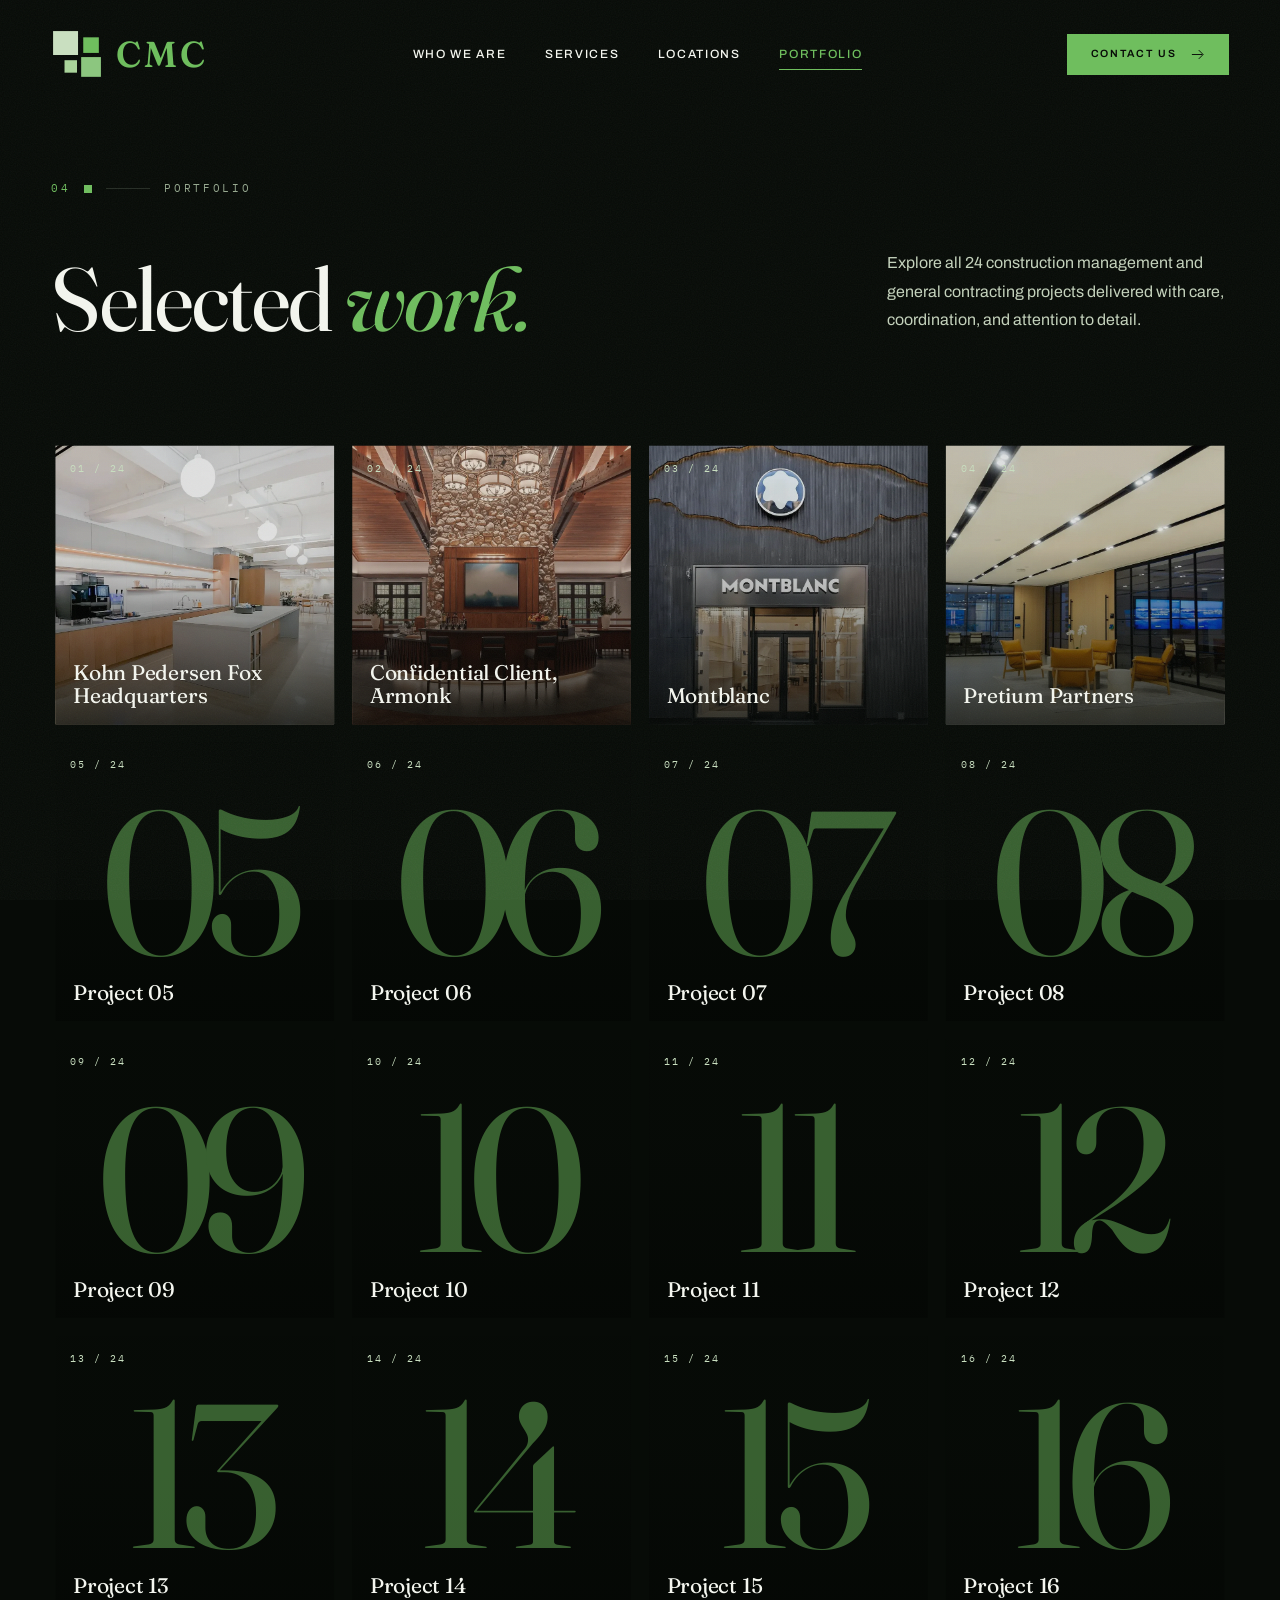
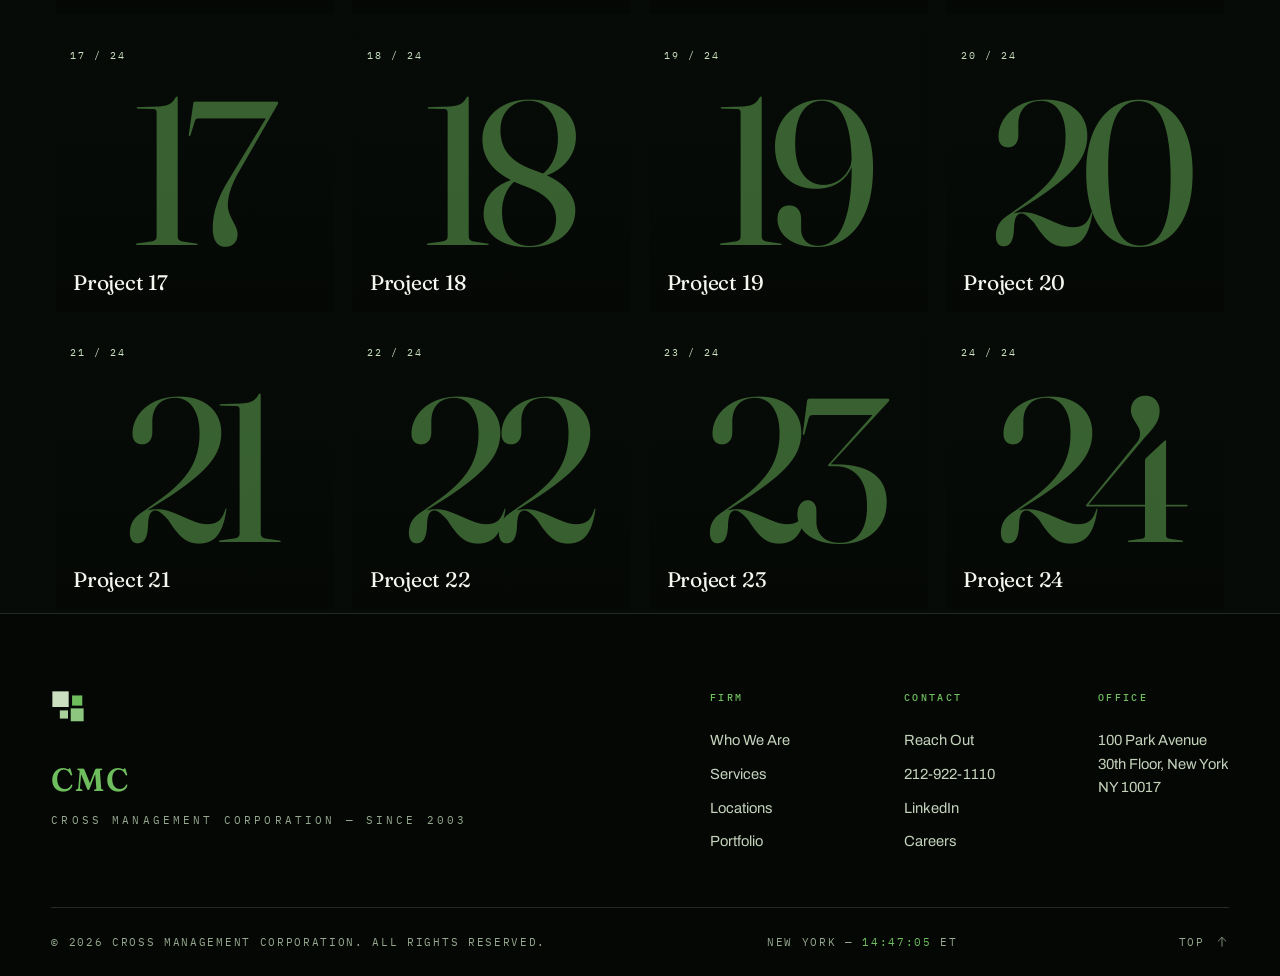
<file: portfolio.html>
<!doctype html>
<html lang="en">
<head>
<meta charset="UTF-8">
<meta name="viewport" content="width=device-width, initial-scale=1.0">
<title>Portfolio — Cross Management Corporation</title>
<meta name="description" content="Explore selected construction management and general contracting projects by Cross Management Corporation.">
<meta name="theme-color" content="#070B07">
<link rel="icon" href="data:image/svg+xml,&lt;svg xmlns=&quot;http://www.w3.org/2000/svg&quot; viewBox=&quot;0 0 100 100&quot;&gt;&lt;rect x=&quot;4&quot; y=&quot;4&quot; width=&quot;48&quot; height=&quot;46&quot; fill=&quot;%23C9DFC0&quot;/&gt;&lt;rect x=&quot;62&quot; y=&quot;16&quot; width=&quot;30&quot; height=&quot;30&quot; fill=&quot;%236FBE5E&quot;/&gt;&lt;rect x=&quot;26&quot; y=&quot;60&quot; width=&quot;24&quot; height=&quot;24&quot; fill=&quot;%23A9D39A&quot;/&gt;&lt;rect x=&quot;58&quot; y=&quot;54&quot; width=&quot;38&quot; height=&quot;38&quot; fill=&quot;%238CC67F&quot;/&gt;&lt;/svg&gt;">
<link rel="preconnect" href="https://fonts.googleapis.com">
<link rel="preconnect" href="https://fonts.gstatic.com" crossorigin="">
<link href="https://fonts.googleapis.com/css2?family=Fraunces:ital,opsz,wght@0,9..144,300..600;1,9..144,300..600&amp;family=Archivo:wght@400;500;600&amp;family=IBM+Plex+Mono:wght@400;500&amp;display=swap" rel="stylesheet">
<link rel="stylesheet" href="assets/css/site.css">
<link rel="stylesheet" href="assets/css/portfolio.css">
</head>
<body>
<header id="siteHeader">
  <div class="wrap header-in">
    <a class="logo" href="index.html#top" aria-label="CMC — Cross Management Corporation, home">
      <svg viewBox="0 0 100 100" aria-hidden="true">
        <rect x="4" y="4" width="48" height="46" fill="#C9DFC0"></rect>
        <rect x="62" y="16" width="30" height="30" fill="#6FBE5E"></rect>
        <rect x="26" y="60" width="24" height="24" fill="#A9D39A"></rect>
        <rect x="58" y="54" width="38" height="38" fill="#8CC67F"></rect>
      </svg>
      <span class="logo-t"><b>CMC</b></span>
    </a>
    <nav class="main" aria-label="Primary">
      <a class="nav-link" href="index.html#firm">Who We Are</a>
      <a class="nav-link" href="index.html#disciplines">Services</a>
      <a class="nav-link" href="index.html#method">Locations</a>
      <a class="nav-link active" href="portfolio.html" aria-current="page">Portfolio</a>
    </nav>
    <div class="header-cta">
      <a class="btn" href="index.html#contact">Contact Us
        <svg viewBox="0 0 24 24" fill="none" stroke="currentColor" stroke-width="1.5"><path d="M3 12h17M14 5l7 7-7 7"></path></svg>
      </a>
      <button id="burger" aria-label="Open menu" aria-expanded="false" aria-controls="mobileMenu" type="button"><span></span><span></span></button>
    </div>
  </div>
</header>

<div id="mobileMenu" role="dialog" aria-modal="true" aria-label="Menu" aria-hidden="true" inert>
  <button id="menuClose" aria-label="Close menu" type="button"></button>
  <a class="mlink" href="index.html#firm">Who We Are<small>01</small></a>
  <a class="mlink" href="index.html#disciplines">Services<small>02</small></a>
  <a class="mlink" href="index.html#method">Locations<small>03</small></a>
  <a class="mlink" href="portfolio.html" aria-current="page">Portfolio<small>04</small></a>
  <a class="mlink" href="index.html#contact">Contact<small>05</small></a>
  <div class="mm-foot">100 Park Avenue, New York · 212-922-1110</div>
</div>

<main id="top">
  <section class="portfolio-intro dark" aria-labelledby="portfolioTitle">
    <div class="wrap">
      <div class="sec-label"><span class="idx">04</span><span class="sq"></span><span class="rule"></span><span>Portfolio</span></div>
      <div class="portfolio-intro-copy">
        <h1 class="portfolio-title" id="portfolioTitle">Selected <em>work.</em></h1>
        <p>Explore all 24 construction management and general contracting projects delivered with care, coordination, and attention to detail.</p>
      </div>
    </div>
  </section>

  <section class="portfolio-work" aria-label="Portfolio projects">
    <div class="wrap">
      <div class="portfolio-grid" id="portfolioGrid"></div>
    </div>
  </section>
</main>

<footer class="site">
  <div class="wrap">
    <div class="foot-top">
      <div class="foot-brand">
        <svg viewBox="0 0 100 100" aria-hidden="true">
          <rect x="4" y="4" width="48" height="46" fill="#C9DFC0"></rect>
          <rect x="62" y="16" width="30" height="30" fill="#6FBE5E"></rect>
          <rect x="26" y="60" width="24" height="24" fill="#A9D39A"></rect>
          <rect x="58" y="54" width="38" height="38" fill="#8CC67F"></rect>
        </svg>
        <b>CMC</b>
        <span>Cross Management Corporation — since 2003</span>
      </div>
      <div class="foot-nav">
        <div class="fc"><h4>Firm</h4>
          <a href="index.html#firm">Who We Are</a><a href="index.html#disciplines">Services</a><a href="index.html#method">Locations</a><a href="portfolio.html">Portfolio</a>
        </div>
        <div class="fc"><h4>Contact</h4>
          <a href="index.html#contact">Reach Out</a><a href="tel:+12129221110">212-922-1110</a><a href="https://www.linkedin.com/company/cross-management-corporation/" target="_blank" rel="noopener">LinkedIn</a><a href="https://www.crossmanagementcorp.com/cmc-careers" target="_blank" rel="noopener">Careers</a>
        </div>
        <div class="fc"><h4>Office</h4>
          <a href="index.html#contact">100 Park Avenue<br>30th Floor, New York<br>NY 10017</a>
        </div>
      </div>
    </div>
    <div class="foot-bot">
      <span>© <span id="year"></span> Cross Management Corporation. All rights reserved.</span>
      <span>NEW YORK — <span id="nycClock">--:--:--</span> ET</span>
      <button id="toTop" type="button">Top
        <svg viewBox="0 0 24 24"><path d="M12 20V4m-7 7l7-7 7 7"></path></svg>
      </button>
    </div>
  </div>
</footer>
<script src="assets/js/portfolio-data.js" defer></script>
<script src="assets/js/page-shell.js" defer></script>
<script src="assets/js/portfolio.js" defer></script>
</body>
</html>
</file>
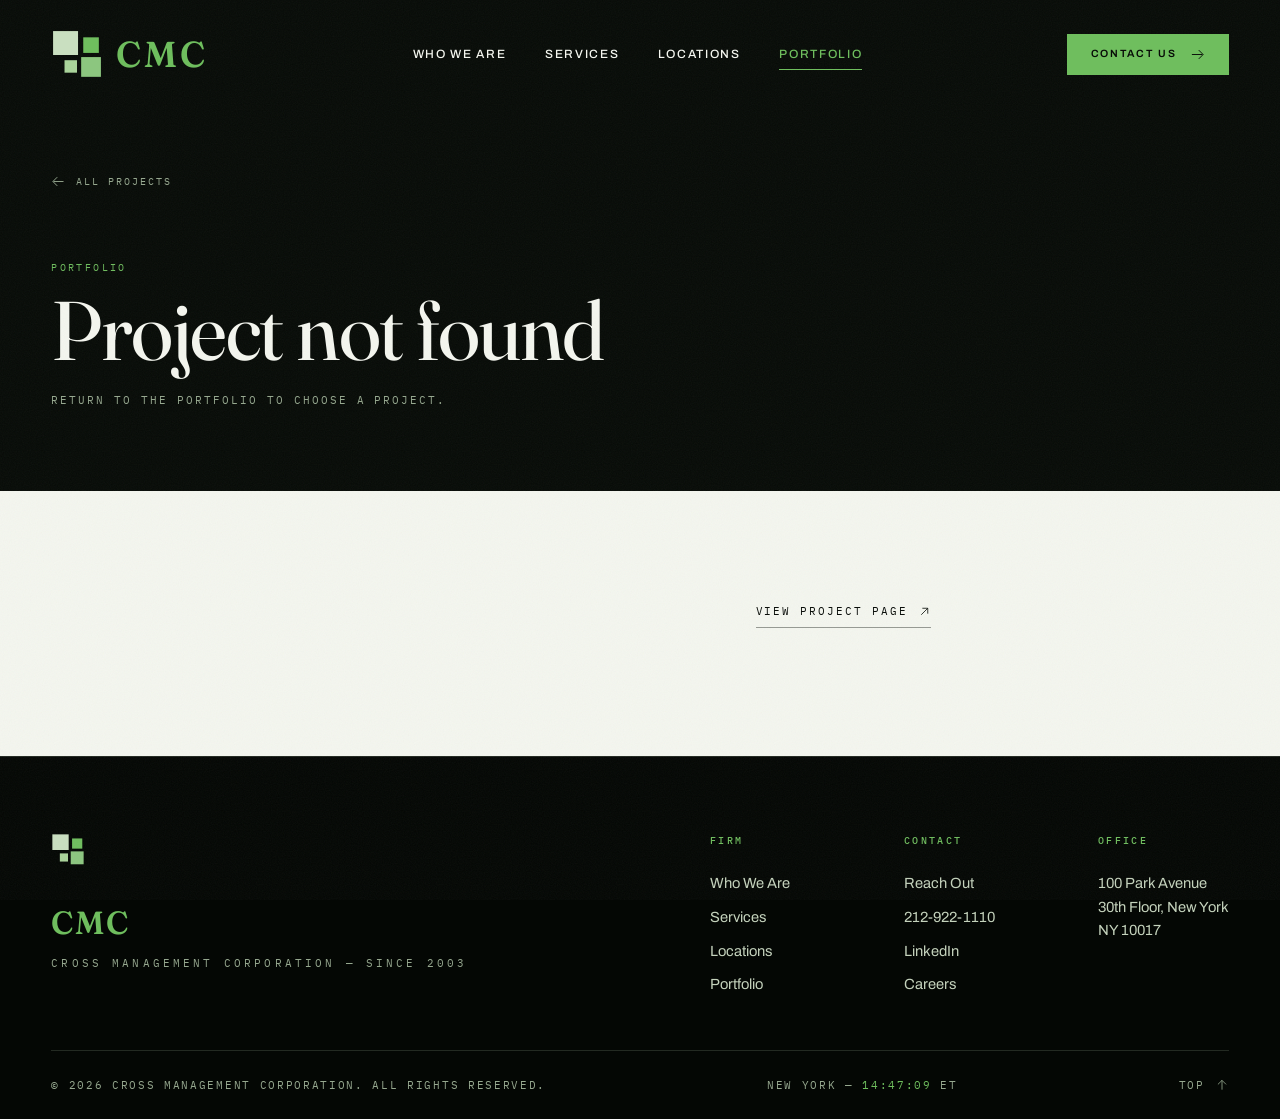
<file: project.html>
<!doctype html>
<html lang="en">
<head>
<meta charset="UTF-8">
<meta name="viewport" content="width=device-width, initial-scale=1.0">
<title>Project — Cross Management Corporation</title>
<meta name="description" content="Project details, photography, and delivery information from Cross Management Corporation.">
<meta name="theme-color" content="#070B07">
<link rel="icon" href="data:image/svg+xml,&lt;svg xmlns=&quot;http://www.w3.org/2000/svg&quot; viewBox=&quot;0 0 100 100&quot;&gt;&lt;rect x=&quot;4&quot; y=&quot;4&quot; width=&quot;48&quot; height=&quot;46&quot; fill=&quot;%23C9DFC0&quot;/&gt;&lt;rect x=&quot;62&quot; y=&quot;16&quot; width=&quot;30&quot; height=&quot;30&quot; fill=&quot;%236FBE5E&quot;/&gt;&lt;rect x=&quot;26&quot; y=&quot;60&quot; width=&quot;24&quot; height=&quot;24&quot; fill=&quot;%23A9D39A&quot;/&gt;&lt;rect x=&quot;58&quot; y=&quot;54&quot; width=&quot;38&quot; height=&quot;38&quot; fill=&quot;%238CC67F&quot;/&gt;&lt;/svg&gt;">
<link rel="preconnect" href="https://fonts.googleapis.com">
<link rel="preconnect" href="https://fonts.gstatic.com" crossorigin="">
<link href="https://fonts.googleapis.com/css2?family=Fraunces:ital,opsz,wght@0,9..144,300..600;1,9..144,300..600&amp;family=Archivo:wght@400;500;600&amp;family=IBM+Plex+Mono:wght@400;500&amp;display=swap" rel="stylesheet">
<link rel="stylesheet" href="assets/css/site.css">
<link rel="stylesheet" href="assets/css/project.css">
</head>
<body>
<header id="siteHeader">
  <div class="wrap header-in">
    <a class="logo" href="index.html#top" aria-label="CMC — Cross Management Corporation, home">
      <svg viewBox="0 0 100 100" aria-hidden="true">
        <rect x="4" y="4" width="48" height="46" fill="#C9DFC0"></rect>
        <rect x="62" y="16" width="30" height="30" fill="#6FBE5E"></rect>
        <rect x="26" y="60" width="24" height="24" fill="#A9D39A"></rect>
        <rect x="58" y="54" width="38" height="38" fill="#8CC67F"></rect>
      </svg>
      <span class="logo-t"><b>CMC</b></span>
    </a>
    <nav class="main" aria-label="Primary">
      <a class="nav-link" href="index.html#firm">Who We Are</a>
      <a class="nav-link" href="index.html#disciplines">Services</a>
      <a class="nav-link" href="index.html#method">Locations</a>
      <a class="nav-link active" href="portfolio.html" aria-current="page">Portfolio</a>
    </nav>
    <div class="header-cta">
      <a class="btn" href="index.html#contact">Contact Us
        <svg viewBox="0 0 24 24" fill="none" stroke="currentColor" stroke-width="1.5"><path d="M3 12h17M14 5l7 7-7 7"></path></svg>
      </a>
      <button id="burger" aria-label="Open menu" aria-expanded="false" aria-controls="mobileMenu" type="button"><span></span><span></span></button>
    </div>
  </div>
</header>

<div id="mobileMenu" role="dialog" aria-modal="true" aria-label="Menu" aria-hidden="true" inert>
  <button id="menuClose" aria-label="Close menu" type="button"></button>
  <a class="mlink" href="index.html#firm">Who We Are<small>01</small></a>
  <a class="mlink" href="index.html#disciplines">Services<small>02</small></a>
  <a class="mlink" href="index.html#method">Locations<small>03</small></a>
  <a class="mlink" href="portfolio.html" aria-current="page">Portfolio<small>04</small></a>
  <a class="mlink" href="index.html#contact">Contact<small>05</small></a>
  <div class="mm-foot">100 Park Avenue, New York · 212-922-1110</div>
</div>

<main id="top">
  <section class="project-intro dark" aria-labelledby="projectName">
    <div class="wrap">
      <a class="project-back" href="portfolio.html">
        <svg viewBox="0 0 24 24" aria-hidden="true"><path d="M20 12H4m6-7l-7 7 7 7"></path></svg>
        All projects
      </a>
      <p class="project-kicker" id="projectKicker">Portfolio project</p>
      <h1 class="project-title" id="projectName">Project</h1>
      <p class="project-location" id="projectLocation"></p>
    </div>
  </section>
  <section class="project-content light" aria-label="Project information and photographs">
    <div class="wrap">
      <div class="project-detail-grid">
        <div class="project-gallery" id="projectGallery" aria-label="Project photographs"></div>
        <div class="project-information">
          <p class="project-description" id="projectDescription"></p>
          <dl class="project-meta" id="projectMeta"></dl>
          <a class="tlink project-external" id="projectExternal" href="#" target="_blank" rel="noopener">View project page
            <svg viewBox="0 0 24 24" fill="none" stroke="currentColor" stroke-width="1.5"><path d="M6 18L18 6M8 6h10v10"></path></svg>
          </a>
        </div>
      </div>
    </div>
  </section>
</main>

<footer class="site">
  <div class="wrap">
    <div class="foot-top">
      <div class="foot-brand">
        <svg viewBox="0 0 100 100" aria-hidden="true">
          <rect x="4" y="4" width="48" height="46" fill="#C9DFC0"></rect>
          <rect x="62" y="16" width="30" height="30" fill="#6FBE5E"></rect>
          <rect x="26" y="60" width="24" height="24" fill="#A9D39A"></rect>
          <rect x="58" y="54" width="38" height="38" fill="#8CC67F"></rect>
        </svg>
        <b>CMC</b>
        <span>Cross Management Corporation — since 2003</span>
      </div>
      <div class="foot-nav">
        <div class="fc"><h4>Firm</h4>
          <a href="index.html#firm">Who We Are</a><a href="index.html#disciplines">Services</a><a href="index.html#method">Locations</a><a href="portfolio.html">Portfolio</a>
        </div>
        <div class="fc"><h4>Contact</h4>
          <a href="index.html#contact">Reach Out</a><a href="tel:+12129221110">212-922-1110</a><a href="https://www.linkedin.com/company/cross-management-corporation/" target="_blank" rel="noopener">LinkedIn</a><a href="https://www.crossmanagementcorp.com/cmc-careers" target="_blank" rel="noopener">Careers</a>
        </div>
        <div class="fc"><h4>Office</h4>
          <a href="index.html#contact">100 Park Avenue<br>30th Floor, New York<br>NY 10017</a>
        </div>
      </div>
    </div>
    <div class="foot-bot">
      <span>© <span id="year"></span> Cross Management Corporation. All rights reserved.</span>
      <span>NEW YORK — <span id="nycClock">--:--:--</span> ET</span>
      <button id="toTop" type="button">Top
        <svg viewBox="0 0 24 24"><path d="M12 20V4m-7 7l7-7 7 7"></path></svg>
      </button>
    </div>
  </div>
</footer>
<script src="assets/js/portfolio-data.js" defer></script>
<script src="assets/js/page-shell.js" defer></script>
<script src="assets/js/project.js" defer></script>
</body>
</html>
</file>
<file: assets/css/site.css>
/* ============================================================
   BRAND TOKENS — sampled from the CMC logo.
   Swap these four green values if the brand files differ.
   ============================================================ */
:root{
  --ink:        #070B07;   /* logo black, faint green cast     */
  --ink-2:      #040704;   /* deeper black (footer)            */
  --paper:      #F4F6EF;   /* warm green-tinted white          */
  --paper-2:    #E9EEE1;
  --pine:       #2E5C2A;   /* deep green — small text on light */
  --green:      #43813C;   /* the "CMC" serif green            */
  --green-b:    #6FBE5E;   /* bright square                    */
  --sage:       #8CC67F;   /* sage square                      */
  --pale:       #A9D39A;   /* pale square                      */
  --mist:       #C9DFC0;   /* light sage square                */
  --line:       rgba(9,17,9,.15);
  --line-s:     rgba(9,17,9,.4);
  --mut:        #57654F;
  --d-line:     rgba(201,223,192,.16);
  --d-mut:      #96A88F;
  --d-body:     #C4D2BC;
  --err:        #B0492E;
  --e:          cubic-bezier(.22,1,.36,1);
  --serif:      "Fraunces", Georgia, serif;
  --sans:       "Archivo", Helvetica, sans-serif;
  --mono:       "IBM Plex Mono", monospace;
}

*{margin:0;padding:0;box-sizing:border-box}
html{scroll-behavior:smooth;scroll-padding-top:80px}
html,body{overflow-x:clip}
body{font-family:var(--sans);background:var(--ink);color:var(--paper);
  font-size:16px;line-height:1.6;-webkit-font-smoothing:antialiased}
::selection{background:var(--green-b);color:var(--ink)}
:focus-visible{outline:2px solid var(--green-b);outline-offset:3px}
img{display:block;max-width:100%}
a{color:inherit;text-decoration:none}
button{font:inherit;color:inherit;background:none;border:none;cursor:pointer}

/* film grain */
body::after{content:"";position:fixed;inset:0;z-index:70;pointer-events:none;opacity:.05;
  background-image:url('data:image/svg+xml;utf8,<svg xmlns="http://www.w3.org/2000/svg" width="180" height="180"><filter id="n"><feTurbulence type="fractalNoise" baseFrequency="0.85" numOctaves="2" stitchTiles="stitch"/></filter><rect width="180" height="180" filter="url(%23n)"/></svg>')}

.wrap{width:min(1240px,92vw);margin-inline:auto}
.section{padding:clamp(90px,12vh,150px) 0}

/* ---------- type helpers ---------- */
.sec-label{display:flex;align-items:center;gap:14px;font-family:var(--mono);
  font-size:11px;letter-spacing:.24em;text-transform:uppercase;color:var(--mut);
  margin-bottom:clamp(2.2rem,4vw,3.6rem)}
.sec-label .idx{color:var(--pine)}
.sec-label .sq{width:8px;height:8px;background:var(--green);flex-shrink:0}
.sec-label .rule{width:44px;height:1px;background:var(--line-s)}
.dark .sec-label{color:var(--d-mut)}
.dark .sec-label .idx{color:var(--green-b)}
.dark .sec-label .sq{background:var(--green-b)}
.dark .sec-label .rule{background:var(--d-line)}
h2.title{font-family:var(--serif);font-weight:420;letter-spacing:-.015em;
  font-size:clamp(2.4rem,4.6vw,4rem);line-height:1.05;color:var(--ink)}
h2.title em{font-style:italic;color:var(--green)}
.dark h2.title{color:var(--paper)}
.dark h2.title em{color:var(--green-b)}

/* ---------- buttons & links ---------- */
.btn{display:inline-flex;align-items:center;gap:14px;padding:1.05rem 2rem;
  font-size:11.5px;font-weight:600;letter-spacing:.16em;text-transform:uppercase;
  background:var(--green-b);color:var(--ink);border:1px solid var(--green-b);
  transition:background .35s var(--e),color .35s var(--e),border-color .35s var(--e)}
.btn svg{width:15px;height:15px;transition:transform .35s var(--e)}
.btn:hover{background:var(--mist);border-color:var(--mist);color:var(--ink)}
.btn:hover svg{transform:translateX(5px)}
.btn.ghost{background:transparent;color:var(--green-b)}
.btn.ghost:hover{background:var(--green-b);border-color:var(--green-b);color:var(--ink)}
.tlink{display:inline-flex;align-items:center;gap:10px;font-family:var(--mono);
  font-size:11px;letter-spacing:.18em;text-transform:uppercase;color:var(--ink);
  padding-bottom:6px;border-bottom:1px solid var(--line-s);transition:color .3s,border-color .3s}
.tlink svg{width:13px;height:13px;transition:transform .3s var(--e)}
.tlink:hover{color:var(--pine);border-color:var(--pine)}
.tlink:hover svg{transform:translate(3px,-3px)}
.dark .tlink,.tlink.on-dark{color:var(--mist);border-color:rgba(201,223,192,.4)}
.dark .tlink:hover,.tlink.on-dark:hover{color:var(--green-b);border-color:var(--green-b)}

/* ---------- reveal system ---------- */
.js-ready [data-reveal]{opacity:0;transform:translateY(30px);
  transition:opacity 1s var(--e) var(--d,0s),transform 1s var(--e) var(--d,0s)}
.js-ready [data-reveal].is-in{opacity:1;transform:none}

/* ============ HEADER ============ */
#siteHeader{position:fixed;inset:0 0 auto 0;z-index:100;height:110px;display:flex;align-items:center;
  border-bottom:1px solid transparent;transition:height .45s var(--e),background .4s,border-color .4s,backdrop-filter .4s}
#siteHeader.scrolled{height:68px;background:rgba(5,8,5,.82);backdrop-filter:blur(14px);border-color:var(--d-line)}
.header-in{display:flex;align-items:center;justify-content:space-between;gap:2rem}
.logo{display:flex;align-items:center;gap:13px}
.logo svg{width:52px;height:52px;flex-shrink:0;transition:width .45s var(--e),height .45s var(--e)}
.logo svg rect{transform-box:fill-box;transform-origin:center}
.logo-t{line-height:1.2}
.logo-t b{display:block;font-family:var(--serif);font-weight:600;font-size:36px;
  letter-spacing:.08em;color:var(--green-b);transition:font-size .45s var(--e)}
#siteHeader.scrolled .logo svg{width:27px;height:27px}
#siteHeader.scrolled .logo-t b{font-size:19px}
@keyframes logo-square-pulse{
  0%,100%{transform:scale(1);filter:brightness(1)}
  50%{transform:scale(.82);filter:brightness(1.18)}
}
@media(hover:hover) and (pointer:fine){
  .logo:hover svg rect{animation:logo-square-pulse .7s linear both}
  .logo:hover svg rect:nth-child(2){animation-delay:.08s}
  .logo:hover svg rect:nth-child(3){animation-delay:.16s}
  .logo:hover svg rect:nth-child(4){animation-delay:.24s}
}
nav.main{display:flex;gap:2.4rem}
nav.main a{position:relative;font-size:12px;letter-spacing:.14em;text-transform:uppercase;
  font-weight:500;padding:6px 0;color:var(--paper)}
nav.main a::after{content:"";position:absolute;left:0;bottom:0;width:100%;height:1px;
  background:var(--green-b);transform:scaleX(0);transform-origin:right;transition:transform .4s var(--e)}
nav.main a:hover::after,nav.main a.active::after{transform:scaleX(1);transform-origin:left}
nav.main a.active{color:var(--green-b)}
.header-cta{display:flex;align-items:center;gap:1.8rem}
.header-cta .portal{font-family:var(--mono);font-size:11px;letter-spacing:.16em;
  text-transform:uppercase;color:var(--d-mut);transition:color .3s}
.header-cta .portal:hover{color:var(--green-b)}
.header-cta .btn{padding:.7rem 1.4rem;font-size:10.5px}
#burger{display:none;width:40px;height:40px;position:relative}
#burger span{position:absolute;left:8px;right:8px;height:1.5px;background:var(--paper);transition:.35s var(--e)}
#burger span:nth-child(1){top:15px}#burger span:nth-child(2){top:24px}

#mobileMenu{position:fixed;inset:0;z-index:120;background:var(--ink);display:flex;
  flex-direction:column;padding:2rem 8vw 3rem;opacity:0;visibility:hidden;pointer-events:none;transition:opacity .45s var(--e),visibility 0s linear .45s}
#mobileMenu.open{opacity:1;visibility:visible;pointer-events:auto;transition-delay:0s}
#menuClose{align-self:flex-end;width:44px;height:44px;position:relative;margin-bottom:4vh}
#menuClose::before,#menuClose::after{content:"";position:absolute;top:50%;left:8px;right:8px;height:1.5px;background:var(--paper)}
#menuClose::before{transform:rotate(45deg)}#menuClose::after{transform:rotate(-45deg)}
#mobileMenu a.mlink{font-family:var(--serif);font-size:clamp(2.2rem,8vw,3.4rem);font-weight:380;
  padding:1.1rem 0;border-bottom:1px solid var(--d-line);display:flex;justify-content:space-between;
  align-items:baseline;opacity:0;transform:translateY(24px);transition:.6s var(--e);color:var(--paper)}
#mobileMenu a.mlink small{font-family:var(--mono);font-size:11px;color:var(--green-b);letter-spacing:.2em}
#mobileMenu.open a.mlink{opacity:1;transform:none}
#mobileMenu.open a.mlink:nth-child(2){transition-delay:.08s}
#mobileMenu.open a.mlink:nth-child(3){transition-delay:.16s}
#mobileMenu.open a.mlink:nth-child(4){transition-delay:.24s}
#mobileMenu.open a.mlink:nth-child(5){transition-delay:.32s}
#mobileMenu.open a.mlink:nth-child(6){transition-delay:.4s}
.mm-foot{margin-top:auto;font-family:var(--mono);font-size:11px;letter-spacing:.18em;color:var(--d-mut);text-transform:uppercase}

/* ============ HERO ============ */
.hero{position:relative;min-height:100svh;display:flex;flex-direction:column;overflow:hidden;
  background:var(--ink)}
#heroCanvas{position:absolute;inset:0;z-index:0}
.hero-in{position:relative;z-index:1;flex:1;display:flex;flex-direction:column;justify-content:center;
  transform:translateY(-clamp(1.5rem,5vh,4rem))}
.hero-eyebrow{font-family:var(--mono);font-size:11px;letter-spacing:.3em;text-transform:uppercase;
  color:var(--green-b);display:block;margin-bottom:4rem}
h1{font-family:var(--serif);font-weight:430;letter-spacing:-.018em;line-height:.99;
  font-size:clamp(3rem,8.8vw,8.5rem);max-width:20ch;color:var(--paper)}
h1 em{font-style:italic;color:var(--green-b)}
.mask{display:block;overflow:hidden}
.mask>span{display:block;transform:translateY(112%);transition:transform 1.1s var(--e)}
body.loaded .mask>span{transform:none}
.hero-ctas{display:flex;align-items:center;gap:2.6rem;margin-top:4rem;flex-wrap:wrap}
.hero-side{position:absolute;right:calc(50% - 50vw + 26px);top:50%;
  writing-mode:vertical-rl;text-orientation:upright;transform:translateY(-50%);
  font-family:var(--mono);font-size:10px;letter-spacing:.34em;
  text-transform:uppercase;color:var(--paper);z-index:1}
.hero-strip{position:relative;z-index:1;border-top:1px solid var(--d-line);display:grid;
  grid-template-columns:1fr auto 1fr;align-items:center;gap:1rem;padding:1.1rem 0;
  font-family:var(--mono);font-size:10.5px;letter-spacing:.16em;text-transform:uppercase;color:var(--d-mut)}
.scroll-cue{grid-column:2;justify-self:center;display:flex;align-items:center;gap:12px}
.scroll-cue .line{width:1px;height:26px;background:var(--d-line);overflow:hidden;position:relative}
.scroll-cue .line::after{content:"";position:absolute;inset:0;background:var(--green-b);animation:cue 2.2s var(--e) infinite}
@keyframes cue{0%{transform:translateY(-100%)}55%{transform:translateY(0)}100%{transform:translateY(100%)}}
.hero .fade{opacity:0;transform:translateY(22px);transition:opacity 1s var(--e) var(--d,0s),transform 1s var(--e) var(--d,0s)}
body.loaded .hero .fade{opacity:1;transform:none}

/* ============ MARQUEE ============ */
.marquee{background:var(--green);color:var(--paper);overflow:hidden;padding:15px 0}
.mq-track{display:flex;width:max-content;animation:mq 34s linear infinite}
.marquee:hover .mq-track{animation-play-state:paused}
.mq-track span{display:flex;align-items:center;gap:2.4rem;padding-right:2.4rem;
  font-family:var(--mono);font-size:11.5px;letter-spacing:.26em;text-transform:uppercase;white-space:nowrap}
.msq{width:9px;height:9px;flex-shrink:0;display:inline-block}
@keyframes mq{to{transform:translateX(-50%)}}

/* ============ FIRM (light) ============ */
.light{background:var(--paper);color:var(--ink)}
.firm-grid{display:grid;grid-template-columns:5fr 7fr;gap:clamp(3rem,6vw,7rem)}
.firm-left{position:sticky;top:120px;align-self:start}
.firm-left .est{margin-top:2.2rem;font-family:var(--mono);font-size:11px;letter-spacing:.2em;
  text-transform:uppercase;color:var(--mut);line-height:2.1}
.firm-left .est b{color:var(--pine);font-weight:500}
.lede{font-family:var(--serif);font-weight:400;font-size:clamp(1.5rem,2.5vw,2.05rem);
  line-height:1.4;letter-spacing:-.01em;margin-bottom:2.2rem;color:var(--ink)}
.lede em{font-style:italic;color:var(--green)}
.firm-body p{color:var(--mut);max-width:60ch;margin-bottom:1.3rem}
.principles{margin-top:3.4rem;border-top:1px solid var(--line)}
.principle{display:grid;grid-template-columns:74px 1fr;gap:1.5rem;padding:1.7rem 0;border-bottom:1px solid var(--line)}
.principle .rn{font-family:var(--serif);font-style:italic;font-size:1.5rem;color:var(--green)}
.principle b{display:block;font-weight:600;font-size:.82rem;letter-spacing:.2em;text-transform:uppercase;margin-bottom:.35rem}
.principle p{color:var(--mut);font-size:.95rem;max-width:48ch}

/* ============ STATS (dark band) ============ */
.stats{background:var(--ink);border-top:1px solid var(--d-line);border-bottom:1px solid var(--d-line)}
.stats-grid{display:grid;grid-template-columns:repeat(4,1fr)}
.stat{padding:clamp(2.4rem,4vw,4rem) clamp(1.4rem,3vw,3rem);border-left:1px solid var(--d-line)}
.stat:first-child{border-left:none}
.stat .v{font-family:var(--serif);font-weight:380;font-size:clamp(2.6rem,4.4vw,4.2rem);
  line-height:1;letter-spacing:-.02em;color:var(--paper)}
.stat .v .sfx{color:var(--green-b);font-size:.55em;font-style:italic;margin-left:2px}
.stat .l{margin-top:1rem;font-family:var(--mono);font-size:10.5px;letter-spacing:.2em;
  text-transform:uppercase;color:var(--d-mut);line-height:1.9}
/* small green squares accent per stat */
.stat{position:relative}
.stat::after{content:"";position:absolute;top:clamp(1.4rem,2.4vw,2.2rem);right:clamp(1.4rem,3vw,3rem);
  width:7px;height:7px;background:var(--sc,var(--green-b));opacity:.7}

/* ============ DISCIPLINES (light) ============ */
.disc-list{border-top:1px solid var(--line)}
.disc-row{position:relative;z-index:0;border-bottom:1px solid var(--line)}
.disc-head{position:relative;display:grid;grid-template-columns:96px 1fr 44px;align-items:center;
  gap:1rem;width:100%;text-align:left;padding:2.1rem 1.4rem;isolation:isolate}
.disc-head::before{content:"";position:absolute;top:0;bottom:0;left:50%;width:100vw;z-index:-1;
  background:var(--sw,var(--green));transform:translateX(-50%) scaleY(0);transform-origin:top;
  transition:transform .45s var(--e)}
.disc-head:hover::before,.disc-row.open .disc-head::before{transform:translateX(-50%) scaleY(1)}
.disc-idx{display:flex;align-items:center;gap:12px;font-family:var(--mono);font-size:12px;
  letter-spacing:.2em;color:var(--pine);transition:color .3s}
.disc-idx i{width:10px;height:10px;background:var(--sw,var(--green));flex-shrink:0}
.disc-name{font-family:var(--serif);font-weight:400;font-size:clamp(1.6rem,3.2vw,2.8rem);
  letter-spacing:-.01em;color:var(--ink);transition:color .3s,transform .45s var(--e)}
.disc-tog{width:30px;height:30px;justify-self:end}
.disc-tog svg{width:100%;height:100%;stroke:var(--ink);stroke-width:1.4;fill:none;transition:transform .5s var(--e)}
.disc-head:hover .disc-name,.disc-row.open .disc-name{transform:translateX(10px)}
.disc-row.open .disc-tog svg{transform:rotate(45deg)}
.disc-body{display:grid;grid-template-rows:0fr;transition:grid-template-rows .7s var(--e)}
.disc-row.open .disc-body{grid-template-rows:1fr}
.disc-body-in{overflow:hidden}
.disc-cols{display:grid;grid-template-columns:1.1fr .9fr;gap:clamp(2rem,4vw,4.5rem);
  padding:0 1.4rem 2.8rem calc(96px + 1.4rem)}
.disc-cols p{color:var(--mut);max-width:52ch}
.caps{list-style:none;margin-top:1.6rem}
.caps li{display:flex;gap:12px;align-items:baseline;padding:.65rem 0;border-bottom:1px solid var(--line);
  font-size:.92rem;font-weight:500;letter-spacing:.02em;color:var(--ink)}
.caps li::before{content:"";width:7px;height:7px;background:var(--sw,var(--green));flex-shrink:0;
  transform:translateY(-1px)}
.disc-img{aspect-ratio:16/10;overflow:hidden;background:var(--paper-2)}
.disc-img img{width:100%;height:100%;object-fit:cover}
#discFloat{position:fixed;z-index:60;width:290px;aspect-ratio:4/3;pointer-events:none;
  opacity:0;transition:opacity .35s var(--e);overflow:hidden;box-shadow:0 30px 60px rgba(4,7,4,.4)}
#discFloat img{width:100%;height:100%;object-fit:cover}
#discFloat.on{opacity:1}

.more{display:grid;grid-template-rows:0fr;transition:grid-template-rows .6s var(--e)}
.disc-row.more-open .more{grid-template-rows:1fr}
.more>div{overflow:hidden}
.more p{margin-top:1.1rem}
.more p:last-child{margin-bottom:.4rem}
.more-btn{margin-top:1.8rem}
.disc-row.more-open .more-btn svg{transform:rotate(180deg)}
/* ============ METHOD — the CMC module (dark) ============ */
.method-grid{display:grid;grid-template-columns:1fr 1fr;gap:clamp(3rem,6vw,7rem);align-items:start}
.phase{border-bottom:1px solid var(--d-line)}
.phase-btn{display:grid;grid-template-columns:64px 1fr 26px;gap:1.2rem;width:100%;text-align:left;
  padding:1.7rem 0;align-items:baseline}
.phase-btn .pidx{font-family:var(--mono);font-size:12px;letter-spacing:.2em;color:var(--d-mut);transition:color .3s}
.phase-btn .pname{font-family:var(--serif);font-weight:400;font-size:clamp(1.4rem,2.2vw,1.9rem);
  color:var(--d-mut);transition:color .3s}
.phase-btn .pmark{width:9px;height:9px;background:var(--pc,var(--d-line));align-self:center;
  opacity:.4;transition:opacity .3s,background .3s}
.phase.active .phase-btn .pname{color:var(--paper)}
.phase.active .phase-btn .pidx{color:var(--green-b)}
.phase.active .phase-btn .pmark{opacity:1;background:var(--pc,var(--green-b))}
.phase-desc{display:grid;grid-template-rows:0fr;transition:grid-template-rows .6s var(--e)}
.phase.active .phase-desc{grid-template-rows:1fr}
.phase-desc>div{overflow:hidden}
.phase-desc p{color:var(--d-body);padding:0 0 1.8rem calc(64px + 1.2rem);max-width:52ch;font-size:.96rem}

.cluster-wrap{position:sticky;top:120px;display:flex;flex-direction:column;align-items:center;gap:1.8rem}
.cluster{position:relative;width:min(470px,82vw);aspect-ratio:1}
.cluster-ghost{position:absolute;inset:0;display:grid;place-items:center;pointer-events:none;
  font-family:var(--serif);font-weight:600;font-size:clamp(110px,26vw,190px);letter-spacing:.02em;
  color:rgba(201,223,192,.045);user-select:none}
.csq{position:absolute;border:none;padding:clamp(10px,1.6vw,16px);display:flex;flex-direction:column;
  justify-content:space-between;align-items:flex-start;text-align:left;background:var(--c);
  opacity:.26;transition:opacity .5s var(--e),transform .6s var(--e),box-shadow .6s var(--e);border-radius:2px}
.csq .n{font-family:var(--mono);font-size:11px;letter-spacing:.2em;color:rgba(7,11,7,.55)}
.csq .t{font-family:var(--serif);font-weight:480;font-size:clamp(1.05rem,1.7vw,1.4rem);
  color:var(--ink);opacity:0;transform:translateY(8px);transition:opacity .45s var(--e),transform .45s var(--e)}
.csq.active{opacity:1;transform:scale(1.03);z-index:2;box-shadow:0 26px 60px rgba(0,0,0,.5)}
.csq.active .t{opacity:1;transform:none}
.csq-sm .t{font-size:.85rem}
.cluster-cap{font-family:var(--mono);font-size:10.5px;letter-spacing:.22em;text-transform:uppercase;color:var(--d-mut)}
.cluster-cap b{color:var(--green-b);font-weight:500}

/* ============ PORTFOLIO (light) ============ */
.folio-head{display:flex;justify-content:space-between;align-items:end;gap:2rem;
  margin-bottom:clamp(3rem,5vw,5rem);flex-wrap:wrap}
.folio-head .note{font-family:var(--mono);font-size:11px;letter-spacing:.14em;text-transform:uppercase;
  color:var(--mut);max-width:34ch;text-align:right;line-height:2}
.folio{display:grid;grid-template-columns:1.05fr .95fr;gap:clamp(1.6rem,3vw,3rem)}
.folio-col{display:flex;flex-direction:column;gap:clamp(3rem,6vw,6rem)}
.folio-col:last-child{padding-top:clamp(4rem,9vw,8rem)}
.folio-item{cursor:pointer;display:block}
.folio-item .frame{overflow:hidden;background:var(--paper-2)}
.folio-item img{width:100%;height:100%;object-fit:cover;transition:transform 1.1s var(--e)}
.folio-item:hover img{transform:scale(1.05)}
.f-1{aspect-ratio:4/5}.f-2{aspect-ratio:3/2}.f-3{aspect-ratio:4/3}.f-4{aspect-ratio:1/1}
.folio-cap{display:flex;justify-content:space-between;align-items:baseline;gap:1rem;
  margin-top:1.2rem;padding-top:1rem;border-top:1px solid var(--line)}
.folio-cap h3{font-family:var(--serif);font-weight:420;font-size:1.5rem;letter-spacing:-.01em;color:var(--ink)}
.folio-cap .fmeta{font-family:var(--mono);font-size:10.5px;letter-spacing:.14em;text-transform:uppercase;
  color:var(--mut);text-align:right;line-height:1.9}
.folio-cap .fmeta .co{color:var(--pine)}

/* ============ QUOTES (light) ============ */
.quotes{border-top:1px solid var(--line)}
.q-stage{position:relative;min-height:300px}
.quote{position:absolute;inset:0;opacity:0;transform:translateY(18px);pointer-events:none;
  transition:opacity .8s var(--e),transform .8s var(--e)}
.quote.active{opacity:1;transform:none;pointer-events:auto}
.quote p{font-family:var(--serif);font-style:italic;font-weight:380;font-size:clamp(1.5rem,3vw,2.35rem);
  line-height:1.42;letter-spacing:-.01em;max-width:26ch;color:var(--ink)}
.quote p::before{content:"“ ";color:var(--green)}
.quote footer{margin-top:2rem;font-family:var(--mono);font-size:11px;letter-spacing:.2em;
  text-transform:uppercase;color:var(--mut)}
.quote footer b{color:var(--pine);font-weight:500}
.q-ctrl{display:flex;align-items:center;gap:1.4rem;margin-top:3rem}
.q-btn{width:52px;height:52px;border:1px solid var(--line-s);display:grid;place-items:center;transition:.35s var(--e)}
.q-btn svg{width:17px;height:17px;stroke:var(--ink);stroke-width:1.4;fill:none}
.q-btn:hover{background:var(--green);border-color:var(--green)}
.q-btn:hover svg{stroke:var(--paper)}
#qIdx{font-family:var(--mono);font-size:11px;letter-spacing:.24em;color:var(--mut)}

.q-stage{display:grid;min-height:0}
.cslide{grid-area:1/1;display:grid;grid-template-columns:repeat(3,1fr);border-top:1px solid var(--line);
  border-left:1px solid var(--line);opacity:0;transform:translateY(18px);pointer-events:none;
  transition:opacity .8s var(--e),transform .8s var(--e)}
.cslide.active{opacity:1;transform:none;pointer-events:auto}
.ctile{height:150px;display:grid;place-items:center;padding:1.2rem 1.6rem;background:var(--paper);
  border-right:1px solid var(--line);border-bottom:1px solid var(--line);transition:background .35s var(--e)}
.ctile:hover{background:var(--paper-2)}
.ctile img{max-width:74%;max-height:66px;width:auto;height:auto;object-fit:contain;mix-blend-mode:multiply}
@media(max-width:820px){.cslide{grid-template-columns:repeat(2,1fr)}.ctile{height:120px}}
/* ============ CONTACT (dark) ============ */
.contact-grid{display:grid;grid-template-columns:7fr 5fr;gap:clamp(3rem,7vw,8rem)}
.field{position:relative;margin-bottom:1.9rem}
.field label{display:block;font-family:var(--mono);font-size:10px;letter-spacing:.24em;
  text-transform:uppercase;color:var(--d-mut);margin-bottom:.4rem}
.field input,.field select,.field textarea{width:100%;background:transparent;border:none;
  border-bottom:1px solid var(--d-line);color:var(--paper);font:inherit;font-size:1rem;
  padding:.75rem 0;border-radius:0;transition:border-color .3s;appearance:none}
.field textarea{resize:vertical;min-height:110px}
.field select{background-image:url('data:image/svg+xml;utf8,<svg xmlns="http://www.w3.org/2000/svg" width="12" height="8" viewBox="0 0 12 8"><path d="M1 1l5 5 5-5" fill="none" stroke="%236FBE5E" stroke-width="1.4"/></svg>');
  background-repeat:no-repeat;background-position:right .2rem center}
.field select option{background:var(--ink);color:var(--paper)}
.field input:focus,.field select:focus,.field textarea:focus{outline:none;border-color:var(--green-b)}
.field.err input,.field.err textarea{border-color:var(--err)}
.field .msg{position:absolute;right:0;top:0;font-family:var(--mono);font-size:10px;letter-spacing:.1em;
  color:#D98064;opacity:0;transition:opacity .3s}
.field.err .msg{opacity:1}
.f-row{display:grid;grid-template-columns:1fr 1fr;gap:2rem}
.c-info{border-left:1px solid var(--d-line);padding-left:clamp(2rem,3vw,3.5rem)}
.c-block{margin-bottom:2.4rem}
.c-block .cl{font-family:var(--mono);font-size:10px;letter-spacing:.24em;text-transform:uppercase;
  color:var(--green-b);margin-bottom:.7rem}
.c-block p{color:var(--d-body);line-height:1.9}
.c-block a{border-bottom:1px solid var(--d-line);transition:.3s}
.c-block a:hover{color:var(--green-b);border-color:var(--green-b)}

/* ============ FOOTER ============ */
footer.site{background:var(--ink-2);border-top:1px solid var(--d-line)}
.foot-top{display:flex;justify-content:space-between;align-items:start;gap:3rem;
  padding:clamp(3.5rem,6vw,5.5rem) 0 3rem;flex-wrap:wrap}
.foot-brand svg{width:34px;height:34px;margin-bottom:1.4rem}
.foot-brand b{display:block;font-family:var(--serif);font-weight:600;font-size:2rem;
  letter-spacing:.06em;color:var(--green-b)}
.foot-brand span{font-family:var(--mono);font-size:10.5px;letter-spacing:.3em;text-transform:uppercase;color:var(--d-mut)}
.foot-nav{display:flex;gap:clamp(2.5rem,5vw,5.5rem);flex-wrap:wrap}
.foot-nav .fc{min-width:130px}
.foot-nav .fc h4{font-family:var(--mono);font-size:10px;letter-spacing:.24em;text-transform:uppercase;
  color:var(--green-b);margin-bottom:1.1rem;font-weight:500}
.foot-nav .fc a{display:block;padding:.32rem 0;font-size:.92rem;color:var(--d-body);transition:color .3s}
.foot-nav .fc a:hover{color:var(--green-b)}
.foot-bot{border-top:1px solid var(--d-line);padding:1.6rem 0;display:flex;justify-content:space-between;
  align-items:center;gap:1.5rem;flex-wrap:wrap;font-family:var(--mono);font-size:10.5px;
  letter-spacing:.16em;text-transform:uppercase;color:var(--d-mut)}
#nycClock{color:var(--green-b)}
#toTop{display:inline-flex;align-items:center;gap:10px;letter-spacing:.16em;text-transform:uppercase;
  font-family:var(--mono);font-size:10.5px;color:var(--d-mut);transition:color .3s}
#toTop:hover{color:var(--green-b)}
#toTop svg{width:14px;height:14px;stroke:currentColor;stroke-width:1.4;fill:none}

/* ============ INSTRUMENT LAYER ============ */
.ch{position:fixed;z-index:95;pointer-events:none;mix-blend-mode:difference;background:rgba(255,255,255,.3)}
#chX{left:0;right:0;height:1px;top:0}
#chY{top:0;bottom:0;width:1px;left:0}
#cursor{position:fixed;top:0;left:0;z-index:101;pointer-events:none;mix-blend-mode:difference;
  width:28px;height:28px;margin:-14px 0 0 -14px;border:1.5px solid #fff;
  transition:transform .35s var(--e)}
#cursor::after{content:"";position:absolute;left:50%;top:50%;width:4px;height:4px;
  margin:-2px 0 0 -2px;background:#fff}
body.cursor-hover #cursor{transform:rotate(45deg) scale(1.6)}
html.no-fine #cursor,html.no-fine .ch{display:none}
html.cursor-native,html.cursor-native *{cursor:auto!important}
html.cursor-native #cursor,html.cursor-native .ch{opacity:0}

/* ============ MODAL / TOAST ============ */
#folioModal{position:fixed;inset:0;z-index:130;display:grid;place-items:center;
  opacity:0;visibility:hidden;pointer-events:none;transition:opacity .4s,visibility 0s linear .4s}
#folioModal.open{opacity:1;visibility:visible;pointer-events:auto;transition-delay:0s}
#folioModal .veil{position:absolute;inset:0;background:rgba(4,7,4,.78);backdrop-filter:blur(6px)}
.modal-panel{position:relative;width:min(960px,92vw);max-height:88vh;overflow:auto;
  background:var(--paper);color:var(--ink);display:grid;grid-template-columns:1fr 1.05fr;
  transform:translateY(30px);transition:transform .5s var(--e)}
#folioModal.open .modal-panel{transform:none}
.modal-panel img{width:100%;height:100%;object-fit:cover;min-height:320px}
.modal-body{padding:clamp(2rem,4vw,3.2rem)}
.modal-body .mcoord{font-family:var(--mono);font-size:10.5px;letter-spacing:.2em;color:var(--pine);text-transform:uppercase}
.modal-body h3{font-family:var(--serif);font-weight:420;font-size:clamp(1.8rem,3vw,2.5rem);
  margin:.6rem 0 1.4rem;letter-spacing:-.01em}
.m-rows{border-top:1px solid var(--line);margin-bottom:1.6rem}
.m-rows div{display:flex;justify-content:space-between;gap:1rem;padding:.7rem 0;border-bottom:1px solid var(--line);font-size:.88rem}
.m-rows dt{font-family:var(--mono);font-size:10px;letter-spacing:.2em;text-transform:uppercase;color:var(--mut);align-self:center}
.m-rows dd{font-weight:500;text-align:right}
.modal-body>p{color:var(--mut);font-size:.95rem}
.modal-foot{display:flex;justify-content:space-between;align-items:center;margin-top:2rem}
#modalClose{position:absolute;top:14px;right:14px;width:44px;height:44px;border:1px solid var(--line-s);
  background:var(--paper);display:grid;place-items:center;transition:.3s;z-index:2}
#modalClose svg{width:15px;height:15px;stroke:var(--ink);stroke-width:1.4}
#modalClose:hover{background:var(--green)}
#modalClose:hover svg{stroke:var(--paper)}
#toasts{position:fixed;bottom:26px;left:50%;transform:translateX(-50%);z-index:140;
  display:flex;flex-direction:column;gap:.6rem;align-items:center}
.toast{background:var(--ink-2);color:var(--paper);border-left:2px solid var(--green-b);
  font-family:var(--mono);font-size:11px;letter-spacing:.12em;padding:.9rem 1.5rem;
  opacity:0;transform:translateY(14px);transition:.45s var(--e);white-space:nowrap}
.toast.on{opacity:1;transform:none}

.m-gal{display:flex;flex-direction:column;background:var(--ink);min-height:320px}
.modal-panel .m-gal>img{flex:1;height:0;min-height:260px}
.m-thumbs{display:flex;gap:2px;margin-top:2px}
.m-thumbs button{flex:1;height:64px;opacity:.45;transition:opacity .3s;padding:0}
.m-thumbs button.on,.m-thumbs button:hover{opacity:1}
.modal-panel .m-thumbs img{min-height:0;max-height:none;height:100%}
.m-rows dd{max-width:60%}
/* ============ RESPONSIVE ============ */
@media(max-width:1024px){
  nav.main,.header-cta .portal,.header-cta .btn{display:none}
  #burger{display:block}
  .hero-side{display:none}
  .firm-grid{grid-template-columns:1fr}
  .firm-left{position:static}
  .stats-grid{grid-template-columns:1fr 1fr}
  .stat:nth-child(3){border-left:none}
  .stat:nth-child(n+3){border-top:1px solid var(--d-line)}
  .method-grid{grid-template-columns:1fr}
  .cluster-wrap{position:static}
  .contact-grid{grid-template-columns:1fr}
  .c-info{border-left:none;padding-left:0;border-top:1px solid var(--d-line);padding-top:2.5rem}
}
@media(max-width:820px){
  #siteHeader{height:96px}
  #siteHeader.scrolled{height:64px}
  .logo svg{width:44px;height:44px}
  .logo-t b{font-size:30px}
  #siteHeader.scrolled .logo svg{width:24px;height:24px}
  #siteHeader.scrolled .logo-t b{font-size:18px}
  .hero-eyebrow{margin-bottom:5rem}
  .hero-ctas{margin-top:5rem}
  .folio{grid-template-columns:1fr}
  .folio-col:last-child{padding-top:0}
  .disc-cols{grid-template-columns:1fr;padding-left:1.4rem}
  .disc-head{grid-template-columns:56px 1fr 36px;padding:1.7rem .9rem}
  .hero-strip{grid-template-columns:1fr}
  .hero-strip .scroll-cue{grid-column:1;justify-self:center}
  .modal-panel{grid-template-columns:1fr}
  .modal-panel img{max-height:300px}
  .q-stage{min-height:340px}
}
@media(prefers-reduced-motion:reduce){
  html{scroll-behavior:auto}
  *,*::before,*::after{animation-duration:.01ms!important;transition-duration:.01ms!important}
  .js-ready [data-reveal]{opacity:1;transform:none}
  .mask>span,.hero .fade{transform:none;opacity:1}
  .mq-track{animation:none}
  .csq{opacity:.4}
  .csq .t{opacity:1;transform:none}
}

.form-status{display:none;border:1px solid var(--d-line);padding:1.25rem 1.5rem;margin-top:1.25rem;color:var(--d-body)}
.form-status.show{display:block}
.form-status a{color:var(--green-b);text-decoration:underline;text-underline-offset:3px}
</file>
<file: assets/css/portfolio.css>
.portfolio-intro{padding:clamp(155px,20vh,220px) 0 clamp(75px,11vh,125px);background:var(--ink)}
.portfolio-intro .sec-label{margin-bottom:clamp(2rem,4vw,3.5rem)}
.portfolio-intro-copy{display:flex;align-items:end;justify-content:space-between;gap:3rem}
.portfolio-title{max-width:none;color:var(--paper);font-size:clamp(3.5rem,7vw,6.8rem);line-height:.98}
.portfolio-title em{color:var(--green-b)}
.portfolio-intro-copy>p{max-width:38ch;color:var(--d-body);line-height:1.8;margin-bottom:.45rem}
.portfolio-work{background:var(--ink);color:var(--paper)}
.portfolio-grid{display:grid;grid-template-columns:repeat(4,minmax(0,1fr));gap:clamp(4px,.75vw,10px);width:100%}
.portfolio-cell{position:relative;z-index:0;aspect-ratio:1;min-width:0}
.portfolio-cell:hover,.portfolio-cell:focus-within{z-index:80}
.portfolio-tile{position:absolute;inset:0;z-index:0;display:block;width:100%;height:100%;overflow:hidden;isolation:isolate;
  background:var(--ink);color:var(--paper);clip-path:inset(1.5%);transition:clip-path .45s var(--e)}
.portfolio-cell:hover .portfolio-tile,.portfolio-cell:focus-within .portfolio-tile{clip-path:inset(0)}
.portfolio-tile img{position:absolute;inset:-4%;width:108%;height:108%;max-width:none;object-fit:cover;filter:blur(0) brightness(1)}
.portfolio-cell:hover .portfolio-tile img,.portfolio-cell:focus-within .portfolio-tile img{filter:blur(2px) brightness(.62)}
.tile-number{position:absolute;z-index:1;inset:0;display:grid;place-items:center;font-family:var(--serif);font-size:clamp(7rem,16vw,15rem);
  line-height:.8;letter-spacing:-.09em;color:var(--green-b);opacity:.48;transition:transform .7s var(--e),opacity .4s}
.portfolio-cell:hover .portfolio-tile-numbered .tile-number,.portfolio-cell:focus-within .portfolio-tile-numbered .tile-number{transform:scale(.88);opacity:.72}
.portfolio-tile::after{content:"";position:absolute;inset:-4%;z-index:0;pointer-events:none;
  background:linear-gradient(180deg,rgba(4,7,4,.12) 15%,rgba(4,7,4,.12) 38%,rgba(4,7,4,.88) 100%)}
.portfolio-cell:hover .portfolio-tile::after,.portfolio-cell:focus-within .portfolio-tile::after{
  background:linear-gradient(180deg,rgba(4,7,4,.36) 10%,rgba(4,7,4,.48) 42%,rgba(4,7,4,.97) 100%)}
.tile-index{position:absolute;top:clamp(.8rem,1.5vw,1.35rem);left:clamp(.8rem,1.5vw,1.35rem);z-index:1;
  font-family:var(--mono);font-size:10px;letter-spacing:.2em;color:var(--mist)}
.tile-copy{position:absolute;z-index:1;left:0;right:0;bottom:0;padding:clamp(.9rem,1.7vw,1.5rem)}
.tile-copy h2{font-family:var(--serif);font-size:clamp(1rem,1.65vw,1.65rem);font-weight:430;line-height:1.08;letter-spacing:-.01em}
.tile-extra{max-height:0;overflow:hidden;opacity:0;transform:translateY(8px);margin-top:0;
  transition:max-height .45s var(--e),opacity .3s ease,transform .45s var(--e),margin .45s var(--e)}
.portfolio-cell:hover .tile-extra,.portfolio-cell:focus-within .tile-extra{max-height:12rem;opacity:1;transform:none;margin-top:.85rem}
.tile-location,.tile-fact{font-family:var(--mono);font-size:9px;letter-spacing:.11em;text-transform:uppercase;color:var(--d-body);line-height:1.7}
.tile-description{font-size:.78rem;line-height:1.55;color:var(--paper);margin-top:.45rem;display:-webkit-box;-webkit-line-clamp:3;-webkit-box-orient:vertical;overflow:hidden}
.tile-open{display:inline-flex;align-items:center;gap:8px;margin-top:.8rem;font-family:var(--mono);font-size:9px;
  letter-spacing:.16em;text-transform:uppercase;color:var(--green-b)}
.tile-open svg{width:12px;height:12px;stroke:currentColor;fill:none;stroke-width:1.5}
@media(max-width:1024px){
  .portfolio-grid{grid-template-columns:repeat(3,minmax(0,1fr))}
}
@media(max-width:820px){
  .portfolio-intro-copy{align-items:flex-start;flex-direction:column;gap:1.5rem}
}
@media(max-width:600px){
  .portfolio-intro{padding-top:145px}
  .portfolio-title{font-size:clamp(3rem,13vw,4.5rem)}
  .portfolio-grid{grid-template-columns:repeat(2,minmax(0,1fr))}
  .tile-copy h2{font-size:clamp(1rem,4vw,1.35rem)}
  .tile-location,.tile-fact{font-size:8px}
}
@media(hover:none){
  .tile-extra{max-height:12rem;opacity:1;transform:none;margin-top:.65rem}
  .tile-description{display:none}
}
</file>
<file: assets/css/project.css>
.project-intro{padding:clamp(150px,19vh,215px) 0 clamp(65px,9vh,105px);background:var(--ink)}
.project-back{display:inline-flex;align-items:center;gap:10px;font-family:var(--mono);font-size:10px;letter-spacing:.2em;
  text-transform:uppercase;color:var(--d-mut);transition:color .3s}
.project-back:hover{color:var(--green-b)}
.project-back svg{width:15px;height:15px;stroke:currentColor;stroke-width:1.5;fill:none}
.project-kicker{margin-top:clamp(3rem,7vh,5rem);font-family:var(--mono);font-size:10px;letter-spacing:.24em;
  text-transform:uppercase;color:var(--green-b)}
.project-title{max-width:18ch;margin-top:.8rem;color:var(--paper);font-size:clamp(3rem,6.5vw,6rem);line-height:1.02}
.project-location{margin-top:1.2rem;font-family:var(--mono);font-size:11px;letter-spacing:.18em;
  text-transform:uppercase;color:var(--d-mut)}
.project-content{padding:clamp(4rem,8vw,7rem) 0 clamp(5rem,10vw,9rem)}
.project-detail-grid{display:grid;grid-template-columns:minmax(0,1.15fr) minmax(280px,.85fr);align-items:start;
  gap:clamp(2rem,5vw,5rem)}
.project-gallery{display:grid;grid-template-columns:repeat(2,minmax(0,1fr));gap:8px}
.project-photo{margin:0;overflow:hidden;aspect-ratio:4/3;background:var(--paper-2)}
.project-photo:first-child{grid-column:1/-1;aspect-ratio:16/9}
.project-photo img{width:100%;height:100%;object-fit:cover;transition:transform .9s var(--e)}
.project-photo:hover img{transform:scale(1.035)}
.project-photo-placeholder{display:flex;flex-direction:column;align-items:center;justify-content:center;gap:.8rem;background:var(--ink);color:var(--green-b)}
.project-photo-placeholder span{font-family:var(--serif);font-size:clamp(4rem,11vw,9rem);line-height:.8;letter-spacing:-.08em;opacity:.7}
.project-photo-placeholder figcaption{font-family:var(--mono);font-size:9px;letter-spacing:.2em;text-transform:uppercase;color:var(--d-mut)}
.project-information{padding-top:.2rem}
.project-description{margin-bottom:2rem;color:var(--mut);font-size:1rem;line-height:1.9;white-space:pre-line}
.project-meta{border-top:1px solid var(--line);margin-bottom:2rem}
.project-meta div{display:flex;justify-content:space-between;align-items:baseline;gap:1rem;padding:.8rem 0;border-bottom:1px solid var(--line)}
.project-meta dt{font-family:var(--mono);font-size:10px;letter-spacing:.18em;text-transform:uppercase;color:var(--mut)}
.project-meta dd{font-size:.92rem;font-weight:500;text-align:right;color:var(--ink)}
.project-external{margin-top:.4rem}
@media(max-width:900px){.project-detail-grid{grid-template-columns:1fr}.project-information{order:2}.project-gallery{order:1}}
@media(max-width:600px){.project-intro{padding-top:145px}.project-title{font-size:clamp(2.7rem,12vw,4rem)}
  .project-gallery{gap:5px}.project-meta div{align-items:flex-start}}
</file>
